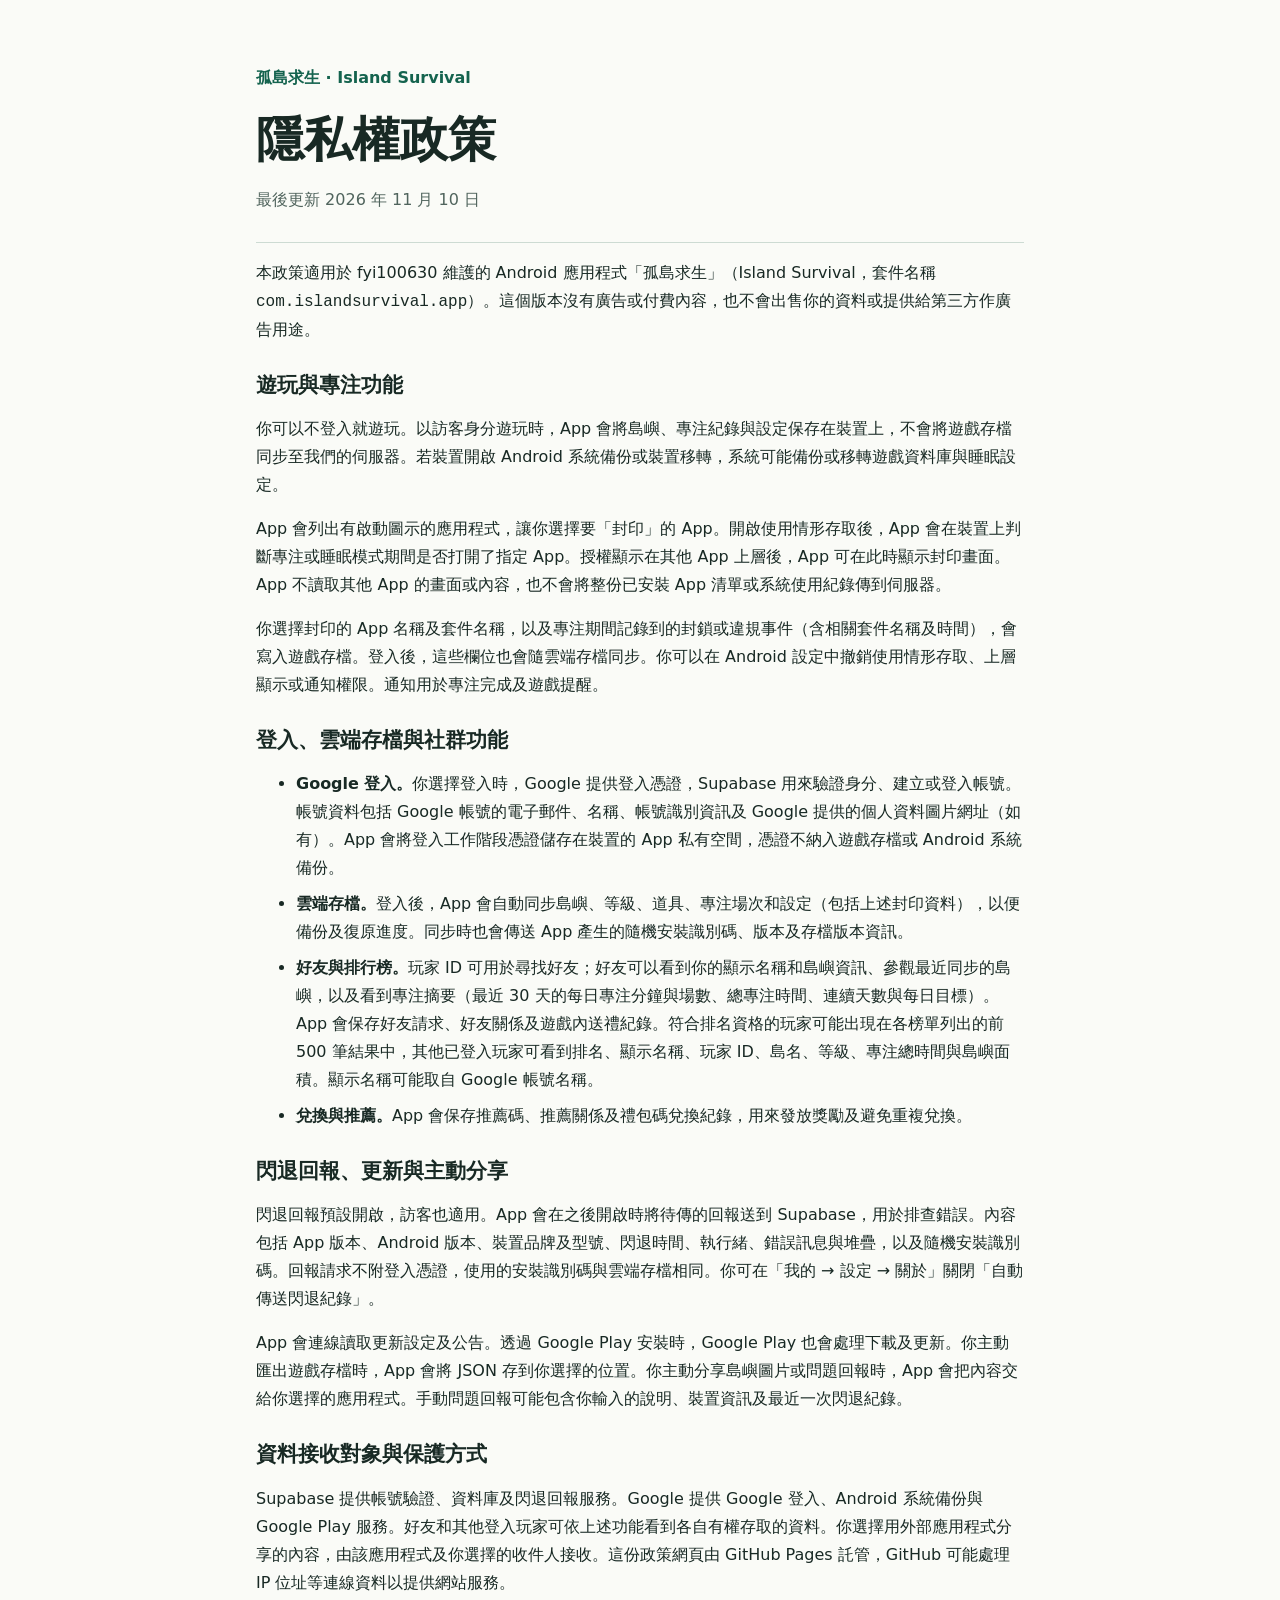
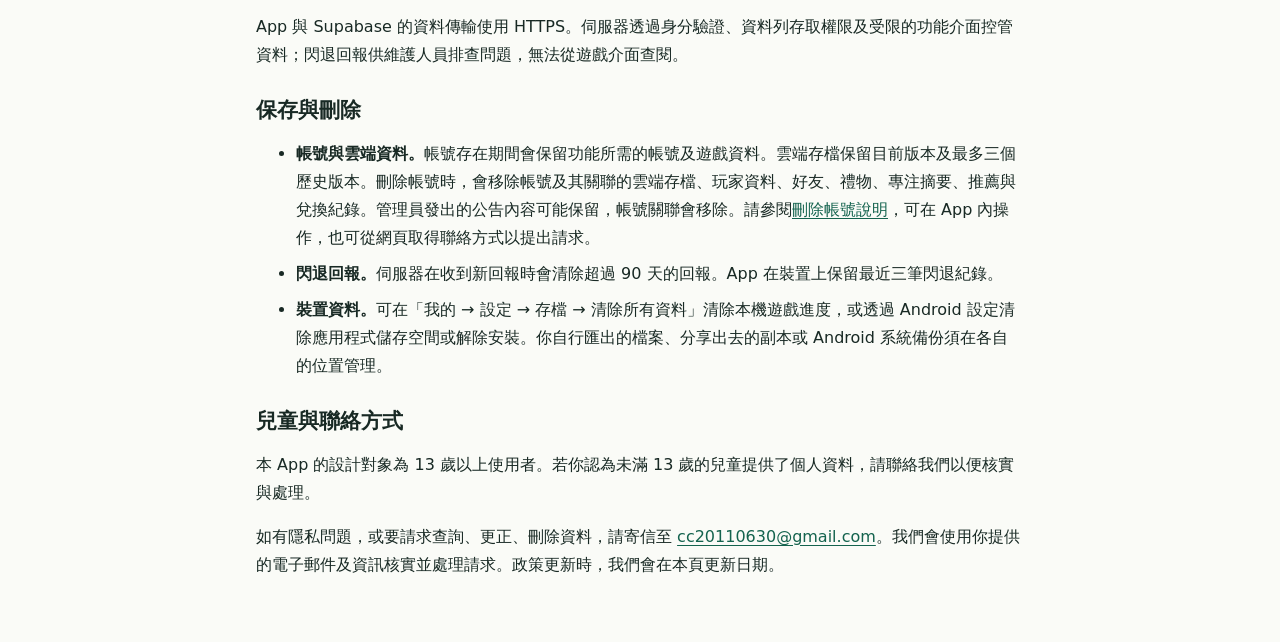
<file: index.html>
<!doctype html>
<html lang="zh-Hant-TW">
<head>
  <meta charset="utf-8">
  <meta name="viewport" content="width=device-width, initial-scale=1">
  <meta name="description" content="孤島求生（Island Survival）的隱私權政策、資料處理方式及帳號刪除說明。">
  <title>孤島求生｜隱私權政策</title>
  <link rel="stylesheet" href="legal.css">
</head>
<body>
  <main>
    <header>
      <p class="eyebrow">孤島求生 · Island Survival</p>
      <h1>隱私權政策</h1>
      <p>最後更新 <time datetime="2026-11-10">2026 年 11 月 10 日</time></p>
    </header>

    <p>本政策適用於 fyi100630 維護的 Android 應用程式「孤島求生」（Island Survival，套件名稱 <code>com.islandsurvival.app</code>）。這個版本沒有廣告或付費內容，也不會出售你的資料或提供給第三方作廣告用途。</p>

    <section>
      <h2>遊玩與專注功能</h2>
      <p>你可以不登入就遊玩。以訪客身分遊玩時，App 會將島嶼、專注紀錄與設定保存在裝置上，不會將遊戲存檔同步至我們的伺服器。若裝置開啟 Android 系統備份或裝置移轉，系統可能備份或移轉遊戲資料庫與睡眠設定。</p>
      <p>App 會列出有啟動圖示的應用程式，讓你選擇要「封印」的 App。開啟使用情形存取後，App 會在裝置上判斷專注或睡眠模式期間是否打開了指定 App。授權顯示在其他 App 上層後，App 可在此時顯示封印畫面。App 不讀取其他 App 的畫面或內容，也不會將整份已安裝 App 清單或系統使用紀錄傳到伺服器。</p>
      <p>你選擇封印的 App 名稱及套件名稱，以及專注期間記錄到的封鎖或違規事件（含相關套件名稱及時間），會寫入遊戲存檔。登入後，這些欄位也會隨雲端存檔同步。你可以在 Android 設定中撤銷使用情形存取、上層顯示或通知權限。通知用於專注完成及遊戲提醒。</p>
    </section>

    <section>
      <h2>登入、雲端存檔與社群功能</h2>
      <ul>
        <li><strong>Google 登入。</strong>你選擇登入時，Google 提供登入憑證，Supabase 用來驗證身分、建立或登入帳號。帳號資料包括 Google 帳號的電子郵件、名稱、帳號識別資訊及 Google 提供的個人資料圖片網址（如有）。App 會將登入工作階段憑證儲存在裝置的 App 私有空間，憑證不納入遊戲存檔或 Android 系統備份。</li>
        <li><strong>雲端存檔。</strong>登入後，App 會自動同步島嶼、等級、道具、專注場次和設定（包括上述封印資料），以便備份及復原進度。同步時也會傳送 App 產生的隨機安裝識別碼、版本及存檔版本資訊。</li>
        <li><strong>好友與排行榜。</strong>玩家 ID 可用於尋找好友；好友可以看到你的顯示名稱和島嶼資訊、參觀最近同步的島嶼，以及看到專注摘要（最近 30 天的每日專注分鐘與場數、總專注時間、連續天數與每日目標）。App 會保存好友請求、好友關係及遊戲內送禮紀錄。符合排名資格的玩家可能出現在各榜單列出的前 500 筆結果中，其他已登入玩家可看到排名、顯示名稱、玩家 ID、島名、等級、專注總時間與島嶼面積。顯示名稱可能取自 Google 帳號名稱。</li>
        <li><strong>兌換與推薦。</strong>App 會保存推薦碼、推薦關係及禮包碼兌換紀錄，用來發放獎勵及避免重複兌換。</li>
      </ul>
    </section>

    <section>
      <h2>閃退回報、更新與主動分享</h2>
      <p>閃退回報預設開啟，訪客也適用。App 會在之後開啟時將待傳的回報送到 Supabase，用於排查錯誤。內容包括 App 版本、Android 版本、裝置品牌及型號、閃退時間、執行緒、錯誤訊息與堆疊，以及隨機安裝識別碼。回報請求不附登入憑證，使用的安裝識別碼與雲端存檔相同。你可在「我的 → 設定 → 關於」關閉「自動傳送閃退紀錄」。</p>
      <p>App 會連線讀取更新設定及公告。透過 Google Play 安裝時，Google Play 也會處理下載及更新。你主動匯出遊戲存檔時，App 會將 JSON 存到你選擇的位置。你主動分享島嶼圖片或問題回報時，App 會把內容交給你選擇的應用程式。手動問題回報可能包含你輸入的說明、裝置資訊及最近一次閃退紀錄。</p>
    </section>

    <section>
      <h2>資料接收對象與保護方式</h2>
      <p>Supabase 提供帳號驗證、資料庫及閃退回報服務。Google 提供 Google 登入、Android 系統備份與 Google Play 服務。好友和其他登入玩家可依上述功能看到各自有權存取的資料。你選擇用外部應用程式分享的內容，由該應用程式及你選擇的收件人接收。這份政策網頁由 GitHub Pages 託管，GitHub 可能處理 IP 位址等連線資料以提供網站服務。</p>
      <p>App 與 Supabase 的資料傳輸使用 HTTPS。伺服器透過身分驗證、資料列存取權限及受限的功能介面控管資料；閃退回報供維護人員排查問題，無法從遊戲介面查閱。</p>
    </section>

    <section>
      <h2>保存與刪除</h2>
      <ul>
        <li><strong>帳號與雲端資料。</strong>帳號存在期間會保留功能所需的帳號及遊戲資料。雲端存檔保留目前版本及最多三個歷史版本。刪除帳號時，會移除帳號及其關聯的雲端存檔、玩家資料、好友、禮物、專注摘要、推薦與兌換紀錄。管理員發出的公告內容可能保留，帳號關聯會移除。請參閱<a href="account-deletion/">刪除帳號說明</a>，可在 App 內操作，也可從網頁取得聯絡方式以提出請求。</li>
        <li><strong>閃退回報。</strong>伺服器在收到新回報時會清除超過 90 天的回報。App 在裝置上保留最近三筆閃退紀錄。</li>
        <li><strong>裝置資料。</strong>可在「我的 → 設定 → 存檔 → 清除所有資料」清除本機遊戲進度，或透過 Android 設定清除應用程式儲存空間或解除安裝。你自行匯出的檔案、分享出去的副本或 Android 系統備份須在各自的位置管理。</li>
      </ul>
    </section>

    <section>
      <h2>兒童與聯絡方式</h2>
      <p>本 App 的設計對象為 13 歲以上使用者。若你認為未滿 13 歲的兒童提供了個人資料，請聯絡我們以便核實與處理。</p>
      <p>如有隱私問題，或要請求查詢、更正、刪除資料，請寄信至 <a href="mailto:cc20110630@gmail.com">cc20110630@gmail.com</a>。我們會使用你提供的電子郵件及資訊核實並處理請求。政策更新時，我們會在本頁更新日期。</p>
    </section>
  </main>
</body>
</html>
</file>
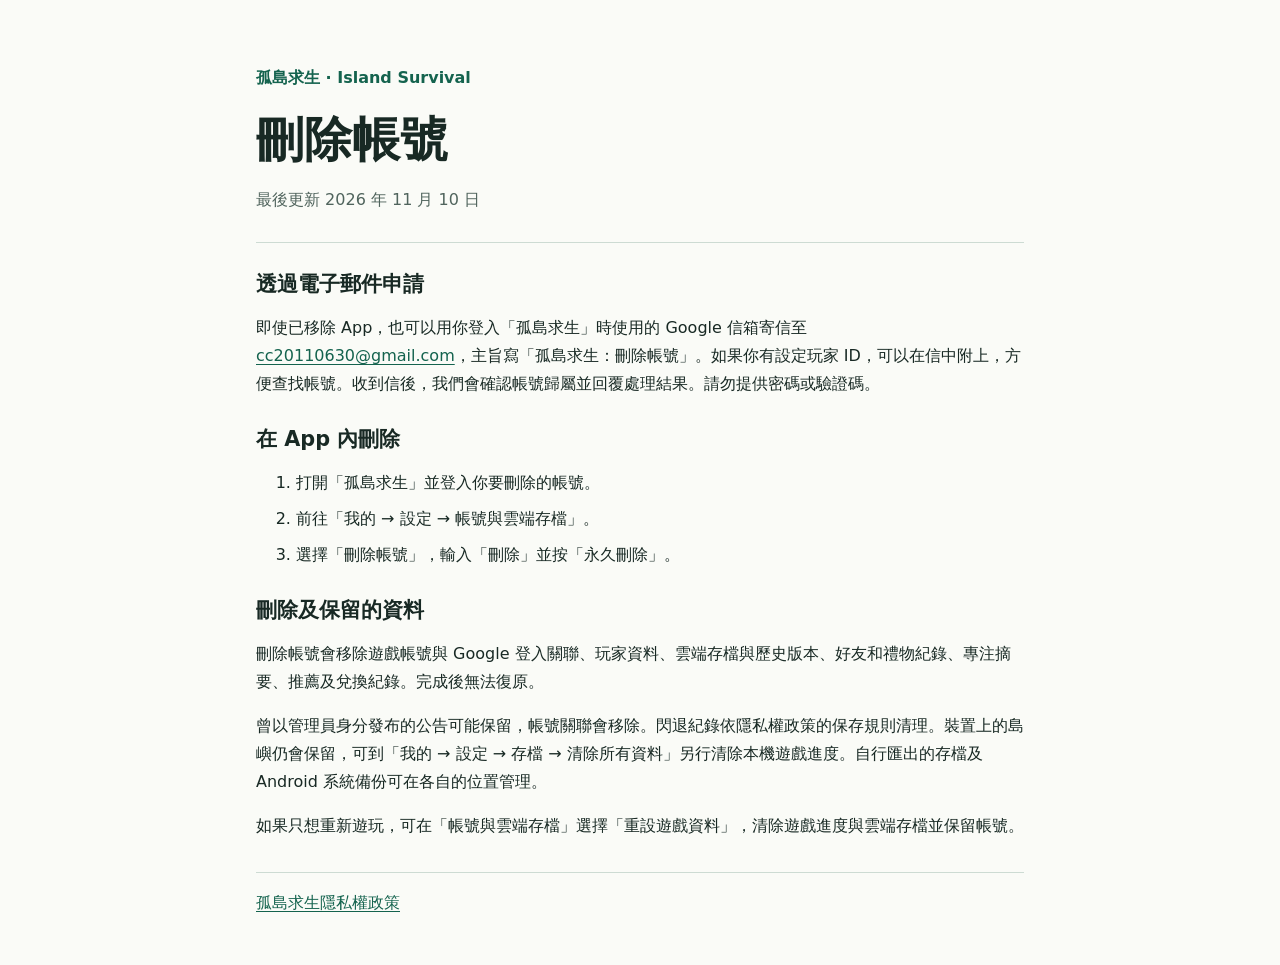
<file: account-deletion/index.html>
<!doctype html>
<html lang="zh-Hant-TW">
<head>
  <meta charset="utf-8">
  <meta name="viewport" content="width=device-width, initial-scale=1">
  <meta name="description" content="如何在應用程式內或透過電子郵件刪除孤島求生帳號及相關資料。">
  <title>孤島求生｜刪除帳號</title>
  <link rel="stylesheet" href="../legal.css">
</head>
<body>
  <main>
    <header>
      <p class="eyebrow">孤島求生 · Island Survival</p>
      <h1>刪除帳號</h1>
      <p>最後更新 <time datetime="2026-11-10">2026 年 11 月 10 日</time></p>
    </header>

    <section>
      <h2>透過電子郵件申請</h2>
      <p>即使已移除 App，也可以用你登入「孤島求生」時使用的 Google 信箱寄信至 <a href="mailto:cc20110630@gmail.com">cc20110630@gmail.com</a>，主旨寫「孤島求生：刪除帳號」。如果你有設定玩家 ID，可以在信中附上，方便查找帳號。收到信後，我們會確認帳號歸屬並回覆處理結果。請勿提供密碼或驗證碼。</p>
    </section>

    <section>
      <h2>在 App 內刪除</h2>
      <ol>
        <li>打開「孤島求生」並登入你要刪除的帳號。</li>
        <li>前往「我的 → 設定 → 帳號與雲端存檔」。</li>
        <li>選擇「刪除帳號」，輸入「刪除」並按「永久刪除」。</li>
      </ol>
    </section>

    <section>
      <h2>刪除及保留的資料</h2>
      <p>刪除帳號會移除遊戲帳號與 Google 登入關聯、玩家資料、雲端存檔與歷史版本、好友和禮物紀錄、專注摘要、推薦及兌換紀錄。完成後無法復原。</p>
      <p>曾以管理員身分發布的公告可能保留，帳號關聯會移除。閃退紀錄依隱私權政策的保存規則清理。裝置上的島嶼仍會保留，可到「我的 → 設定 → 存檔 → 清除所有資料」另行清除本機遊戲進度。自行匯出的存檔及 Android 系統備份可在各自的位置管理。</p>
      <p>如果只想重新遊玩，可在「帳號與雲端存檔」選擇「重設遊戲資料」，清除遊戲進度與雲端存檔並保留帳號。</p>
    </section>

    <footer><a href="../">孤島求生隱私權政策</a></footer>
  </main>
</body>
</html>
</file>
<file: legal.css>
:root {
  color-scheme: light dark;
  --ink: #182924;
  --muted: #50645d;
  --page: #fafbf7;
  --accent: #14634e;
  --rule: #cddbd3;
}

@media (prefers-color-scheme: dark) {
  :root {
    --ink: #e9f2ed;
    --muted: #bdcec5;
    --page: #14211c;
    --accent: #8ee2c5;
    --rule: #40554b;
  }
}

body {
  margin: 0;
  background: var(--page);
  color: var(--ink);
  font: 1rem/1.75 system-ui, "Microsoft JhengHei", sans-serif;
  overflow-wrap: anywhere;
}

main {
  max-width: 48rem;
  margin-inline: auto;
  padding: clamp(1.25rem, 5vw, 3rem);
}

header, footer {
  color: var(--muted);
}

header {
  border-bottom: 1px solid var(--rule);
  padding-bottom: 0.75rem;
}

.eyebrow {
  color: var(--accent);
  font-weight: 700;
}

h1, h2 {
  color: var(--ink);
  line-height: 1.3;
}

h1 {
  margin: 0;
  font-size: clamp(2rem, 6vw, 3rem);
}

h2 {
  margin: 1.75rem 0 0.5rem;
  font-size: 1.3rem;
}

li + li {
  margin-top: 0.5rem;
}

a {
  color: var(--accent);
  text-underline-offset: 0.18em;
}

footer {
  border-top: 1px solid var(--rule);
  margin-top: 2rem;
  padding-top: 1rem;
}
</file>
